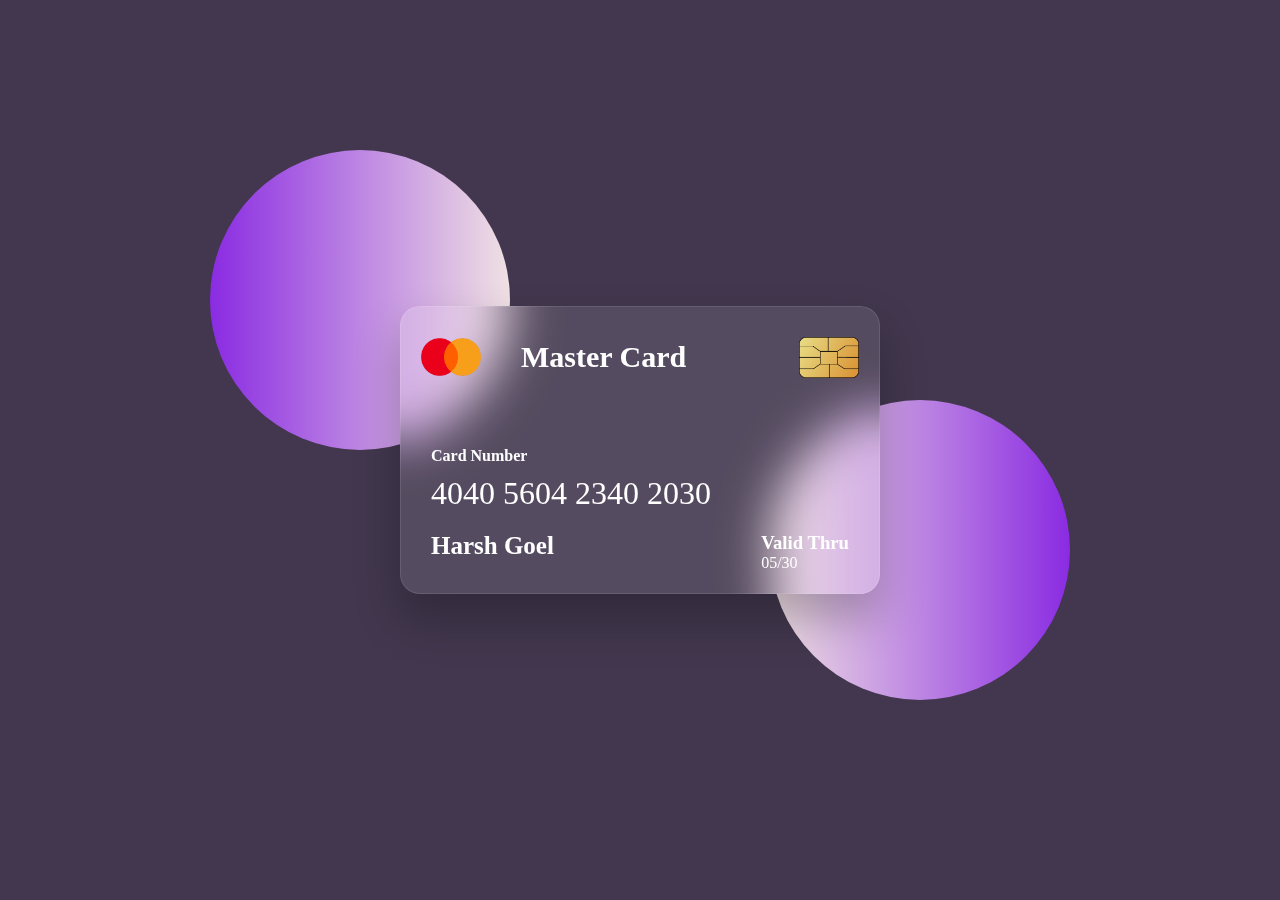
<file: FlippingCreditCard/index.html>
<!DOCTYPE html>
<html lang="en">
  <head>
    <meta charset="UTF-8" />
    <meta name="viewport" content="width=device-width, initial-scale=1.0" />
    <title>FlippingCreditCard</title>
    <link rel="stylesheet" href="style.css" />
  </head>
  <body>
    <div class="container">
      <div class="circleGradient1"></div>
      <div class="circleGradient2"></div>
      <div class="card-wrapper">
        <div class="frontcard">
          <div class="images">
            <div class="cardDetail">
              <img class="cardlogo" src="logo.png" />
              <h2 class="cardtitle">Master Card</h2>
            </div>
            <img src="chip.png" class="chipimage" />
          </div>

          <div class="numbers">
            <h2 class="carttitle">Card Number</h2>
            <p class="cardNumber">4040 5604 2340 2030</p>
          </div>

          <div class="holdername">
            <h2>Harsh Goel</h2>
            <div class="validity">
              <h3>Valid Thru</h3>
              <p>05/30</p>
            </div>
          </div>
        </div>
        <div class="backcard">
          <h2 class="back-content">
            Lorem ipsum dolor sit amet consectetur, adipisicing elit
          </h2>
          <div class="blackstripe"></div>
          <div class="stripes">
            <div class="whitestripe">005</div>
            <div class="overridestripe">
              <div class="whitelines"></div>
              <div class="whitelines"></div>
              <div class="whitelines"></div>
            </div>
          </div>

          <p class="carddesc">Lorem ipsum dolor sit amet consectetur adipisicing elit. Ratione repudiandae quisquam, voluptatibus sequi dolores sunt tempore reprehenderit fuga, fugiat quaerat, reiciendis corrupti obcaecati unde.m!</p>
        </div>
      </div>
    </div>
  </body>
</html>
</file>
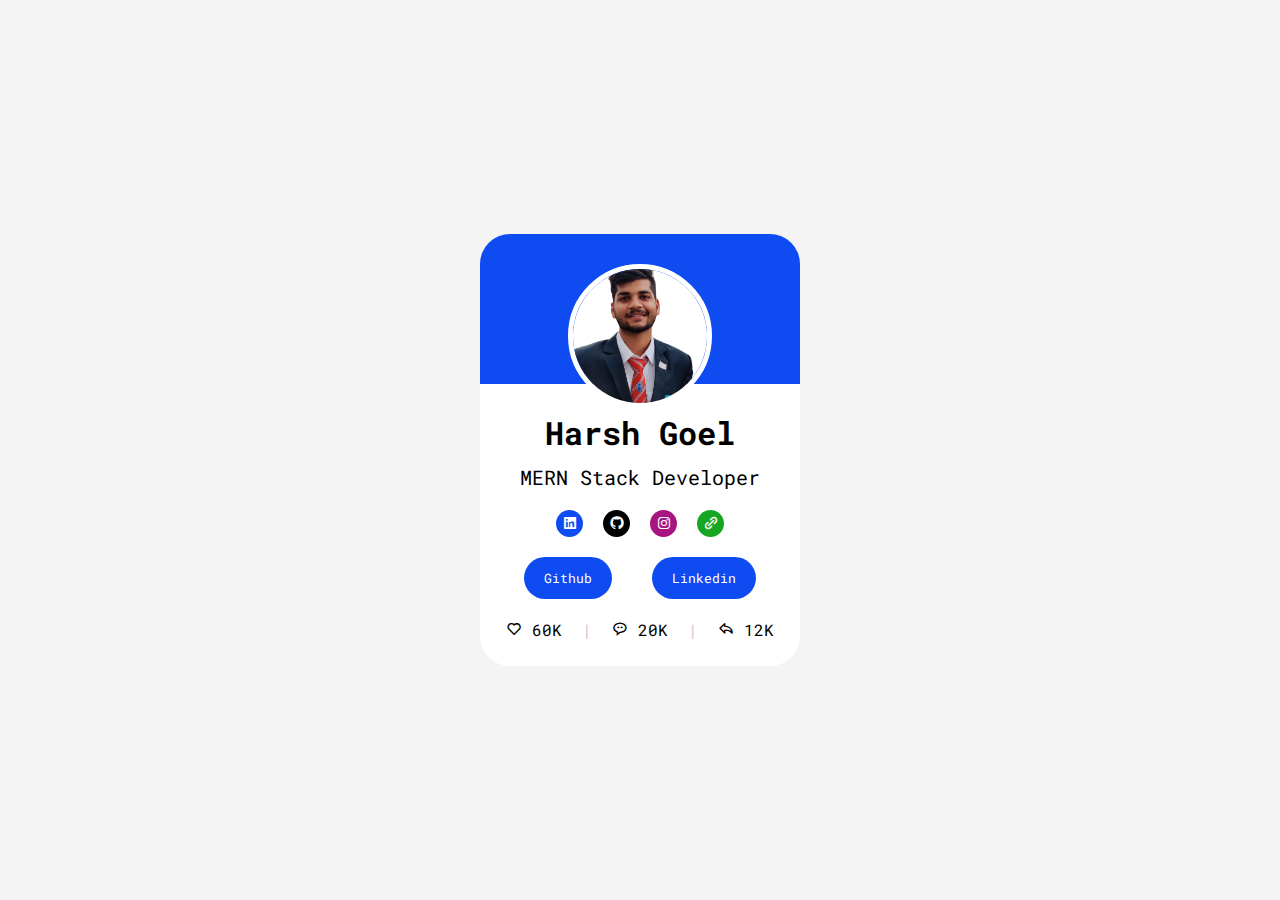
<file: ProfileCard/index.html>
<!DOCTYPE html>
<html lang="en">
  <head>
    <meta charset="UTF-8" />
    <meta name="viewport" content="width=device-width, initial-scale=1.0" />
    <title>Profile Card</title>
    <link rel="stylesheet" href="style.css" />
    <link
      href="https://unpkg.com/boxicons@2.1.4/css/boxicons.min.css"
      rel="stylesheet"
    />
  </head>
  <body>
    <div class="container">
      <div class="card">
        <div class="bluebackground"></div>
        <div class="imgdiv">
          <img src="professional.png" class="image" />
        </div>
        <div class="bottomContainer">
          <h2 class="title">Harsh Goel</h2>
          <p class="desc">MERN Stack Developer</p>
          <div class="iconlist">
           <a href="https://www.linkedin.com/in/harshgoel9073/" target="_blank"> <div class="icons linkedin">
            <i class="bx bxl-linkedin-square"></i>
          </div></a>
            <a href="https://github.com/goelharsh" target="_blank"><div class="icons github"><i class="bx bxl-github"></i></div></a>
            <a href="https://www.instagram.com/harsh.goel8/" target="_blank"><div class="icons instagram" target="_blank"><i class="bx bxl-instagram"></i></div></a>
           <a href="https://harshgoel.netlify.app/" target="_blank"> <div class="icons link"><i class="bx bx-link-alt"></i></div>
           </div></a>
          <div class="buttons">
            <a href="https://github.com/goelharsh" target="_blank"><button>Github</button></a>
           <a href="https://www.linkedin.com/in/harshgoel9073/" target="_blank"> <button >Linkedin</button></a>
          </div>
          <div class="statistics">
            <p><i class="bx bx-heart"></i> 60K</p>
            <span>|</span>
            <p><i class="bx bx-message-rounded-dots"></i> 20K</p>
            <span>|</span>
            <p><i class="bx bx-share"></i>12K</p>
          </div>
        </div>
      </div>
    </div>
  </body>
</html>
</file>
<file: FlippingCreditCard/style.css>
* {
  margin: 0;
  padding: 0;
  box-sizing: border-box;
}

body {
  background-color: rgb(66, 55, 78);
  width: 100%;
  height: 100vh;
}

.container {
  display: flex;
  align-items: center;
  justify-content: center;
  height: 100vh;
  width: 100%;
}

.circleGradient1{
  width: 300px;
  height: 300px;
  border-radius: 100%;
  background-image: linear-gradient(to right, blueviolet, rgb(240, 225, 227));
  position: absolute;
}
.circleGradient2{
    width: 300px;
    height: 300px;
    border-radius: 100%;
    background-image: linear-gradient(to left, blueviolet, rgb(240, 225, 227));
    position: absolute;
}
.circleGradient1 {
  transform: translate(-280px, -150px);
}

.circleGradient2 {
  transform: translate(280px, 100px);
}

/* Wrapper for the flipping effect */
.card-wrapper {
  position: relative;
  width: 30rem;
  height: 18rem;
  transform-style: preserve-3d;
  transition: transform 0.8s;
}

.card-wrapper:hover {
  transform: rotateY(180deg);
}

/* Common styling for both sides */
.frontcard,
.backcard {
  position: absolute;
  width: 100%;
  height: 100%;
  border-radius: 20px;
  backdrop-filter: blur(25px);
  background: rgba(255, 255, 255, 0.1);
  box-shadow: 0 25px 45px rgba(0, 0, 0, 0.25);
  border: 1px solid rgba(255, 255, 255, 0.1);
  backface-visibility: hidden;
}

/* Front side */
.frontcard {
  z-index: 2;
}

.cardlogo {
  width: 100px;
  height: 100px;
  padding: 20px;
  object-fit: contain;
}

.cardtitle {
  font-size: 30px;
  color: #fff;
}

.cardDetail {
  display: flex;
  gap: 20px;
  align-items: center;
  justify-content: start;
}

.images {
  display: flex;
  justify-content: space-between;
  align-items: center;
}

.chipimage {
  width: 100px;
  height: 100px;
  padding: 20px;
  object-fit: contain;
}

.numbers {
  display: flex;
  flex-direction: column;
  justify-content: start;
  align-items: start;
  padding-left: 30px;
  margin-top: 40px;
}

.cardNumber {
  font-size: 32px;
  color: #fff;
}

.carttitle {
  margin-bottom: 10px;
  font-size: 16px;
  color: #fff;
}

.holdername {
  color: #fff;
  padding-left: 30px;
  margin-top: 20px;
  display: flex;
  justify-content: space-between;
  padding-right: 30px;
}

.holdername h2 {
  font-size: 25px;
}

.validity {
}

/* Back side */
.backcard {
  transform: rotateY(180deg);
  display: flex;
  flex-direction: column;
  /* align-items: center; */
  /* justify-content: center; */
  text-align: center;
}

.back-content {
  color: #fff;
  font-size: 18px;
  padding: 20px;
}

.blackstripe {
  width: 100%;
  height: 60px;
  background-color: black;
  border: none;
}
.stripes{
    width: 90%;
    margin: 30px auto;
}
.whitestripe {
  width: 100%;
  height: 24px;
  background-color: #fff;
  border: none;
  display: flex;
  justify-content: end;
  align-items: center;
  border-radius: 4px;
  padding: 10px;
  position: relative;
}

.overridestripe{
    width: 80%;
    height: 60px;
    border-radius: 10px;
    background-color: #f4f4f4;
    display: flex ;
    flex-direction: column;
    align-items: center;
    justify-content: center;
    gap: 12px;
    position: absolute;
    top: 7.5rem;
    padding-left: 30px;
}

.whitelines{
    height: 3px;
    background-color: #fff;
    width: 100%;
}

.carddesc{
    color: white;
    margin: 20px auto;
}
</file>
<file: ProfileCard/style.css>
@import url('https://fonts.googleapis.com/css2?family=Roboto+Mono:ital,wght@0,100..700;1,100..700&display=swap');
* {
  margin: 0;
  padding: 0;
  box-sizing: border-box;
  font-family: "Roboto Mono", monospace;
}

.container {
  width: 100%;
  height: 100vh;
  display: flex;
  justify-content: center;
  align-items: center;
  background-color: #f4f4f4;
}

.card {
  width: 20rem;
  height: 27rem;
  display: flex;
  flex-direction: column;
  justify-content: center;
  align-items: center;
  border-radius: 30px;
  padding: 25px;
  position: relative;
  background-color: white;
}
.card::before {
  content: "";
  position: absolute;
  top: 0;
  left: 0;
  height: 150px;
  width: 100%;
  border-radius: 30px 30px 0 0;
  background-color: #0e4bf1;
}

.imgdiv {
  width: 150px;
  height: 150px;
  border-radius: 100px;
  position: relative;
  padding: 3px;
}

.image {
  width: 100%;
  height: 100%;
  border-radius: 100px;
  object-fit: cover;
  border: 5px solid white;
}

.bottomContainer {
  display: flex;
  flex-direction: column;
  justify-content: center;
  align-items: center;
}

.bottomContainer .title {
  font-size: 32px;
}

.bottomContainer .desc {
  font-size: 20px;
  margin-top: 10px;
}

.iconlist {
  display: flex;
  gap: 20px;
  margin: 10px;
}
.bottomContainer .icons {
  margin-top: 10px;
  border-radius: 100%;
  width: 27px;
  height: 27px;
  color: white;
  display: flex;
  align-items: center;
  justify-content: center;
}

.bottomContainer .linkedin {
  background-color: #0e4bf1;
}
.bottomContainer .github {
  background-color: black;
}

.bottomContainer .instagram {
  background-color: rgb(167, 21, 128);
}

.bottomContainer .link {
  background-color: rgb(21, 167, 33);
}

.iconlist a{
  text-decoration: none;
}

.buttons {
  /* margin-top: px; */
  display: flex;
  gap: 20px;
  align-items: center;
  justify-content: center;
}

.buttons button {
  border-radius: 25px;
  background-color: #0e4bf1;
  color: white;
  padding: 12px 20px 12px 20px;
  margin: 10px;
  border: none;
}

.statistics{
    margin-top: 10px;
    display: flex;
    justify-content: center;
    align-items: center;
    gap: 20px;
}
.statistics p {
  display: flex;
  gap: 10px;
    align-items: center;
    justify-content: center;
}
.statistics span{
    color: #dac3c3;
}
</file>
